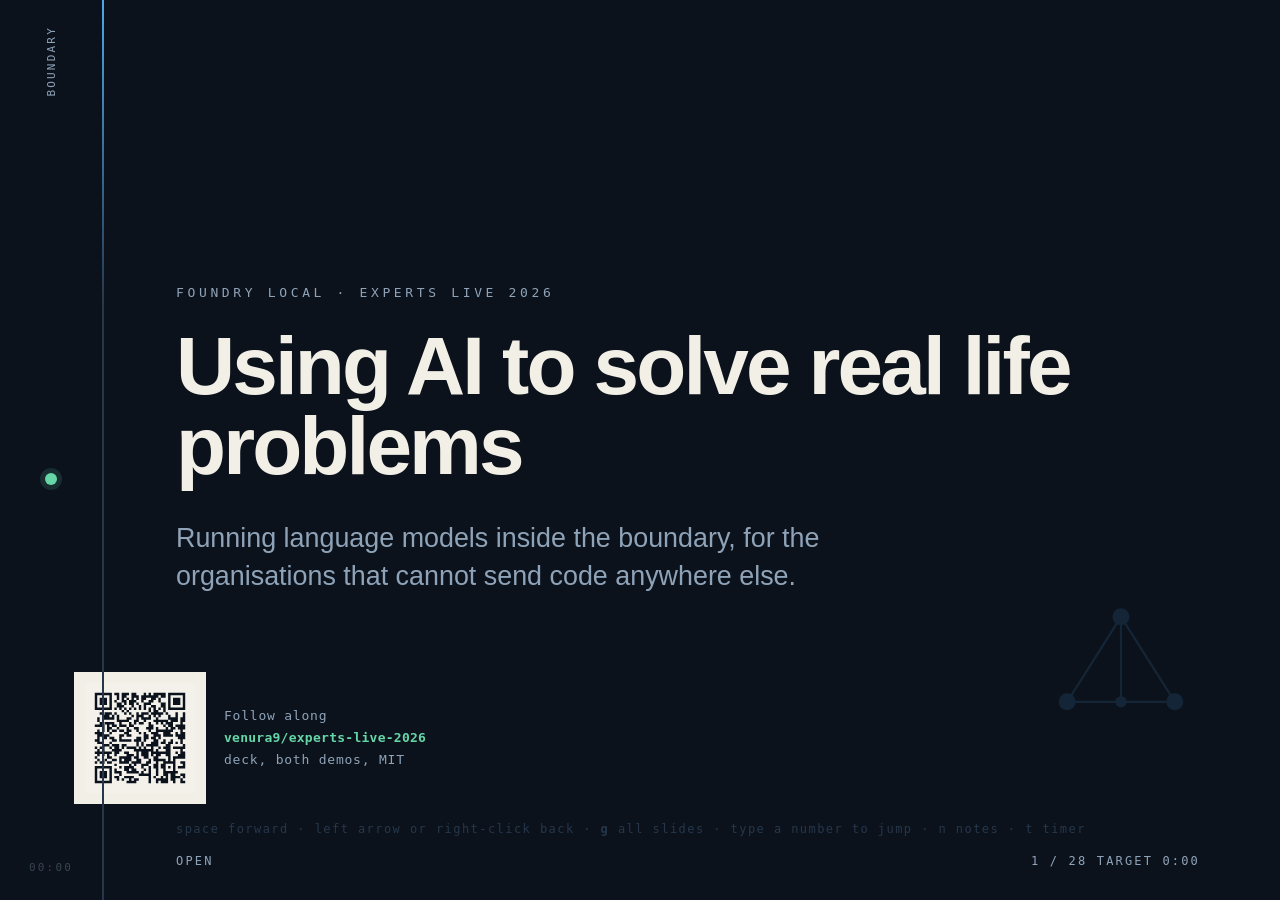
<file: deck.html>
<!DOCTYPE html>
<html lang="en">
<head>
<meta charset="utf-8">
<meta name="viewport" content="width=device-width, initial-scale=1">
<title>Foundry Local: using AI to solve real life problems</title>
<style>
/* Offline-safe by design: no web fonts, no CDN, no network.
   A deck about local inference should not need the venue wifi. */
:root{
  --ink:#0B121C; --panel:#131E2C; --line:#26374B;
  --paper:#F2EFE7; --dim:#8FA3B8;
  --clear:#66D6A6; --signal:#F0A536; --stop:#E8654B;
  --azure:#4FA8E8;
  --rail:104px;
  --sans:ui-sans-serif,-apple-system,BlinkMacSystemFont,"Helvetica Neue",Arial,sans-serif;
  --mono:ui-monospace,"SF Mono",SFMono-Regular,Menlo,Consolas,monospace;
}
*{box-sizing:border-box;margin:0;padding:0}
html,body{height:100%;overflow:hidden;background:var(--ink);color:var(--paper);font-family:var(--sans)}

/* ---- the boundary rail: everything in this talk happens inside this line ---- */
#rail{position:fixed;left:0;top:0;bottom:0;width:var(--rail);border-right:2px solid var(--line);
  border-image:linear-gradient(180deg,var(--azure) 0%,var(--line) 34%,var(--line) 100%) 1;
  display:flex;flex-direction:column;justify-content:space-between;align-items:center;
  padding:26px 0;font-family:var(--mono);font-size:11px;letter-spacing:.2em;color:var(--dim);z-index:5}
#rail .vert{writing-mode:vertical-rl;transform:rotate(180deg);text-transform:uppercase}
#dot{width:12px;height:12px;border-radius:50%;background:var(--clear);box-shadow:0 0 0 5px rgba(102,214,166,.14)}
body.egress-blocked #dot{background:var(--signal);box-shadow:0 0 0 5px rgba(240,165,54,.16)}
#clock{font-variant-numeric:tabular-nums}
body.timer-idle #clock{opacity:.35}

/* ---- slides ---- */
.slide{position:absolute;inset:0;padding:72px 80px 92px calc(var(--rail) + 72px);
  display:none;flex-direction:column;justify-content:center}
.slide.on{display:flex}
.slide.on>*{animation:rise .34s cubic-bezier(.2,.7,.3,1) both}
.slide.on>*:nth-child(2){animation-delay:.05s}
.slide.on>*:nth-child(3){animation-delay:.1s}
.slide.on>*:nth-child(4){animation-delay:.15s}
@keyframes rise{from{opacity:0;transform:translateY(14px)}to{opacity:1;transform:none}}
@media (prefers-reduced-motion:reduce){.slide.on>*{animation:none}}

.eyebrow{font-family:var(--mono);font-size:13px;letter-spacing:.28em;text-transform:uppercase;
  color:var(--dim);margin-bottom:26px}
h1{font-size:clamp(44px,6.4vw,92px);line-height:.98;letter-spacing:-.035em;font-weight:800;max-width:20ch}
h2{font-size:clamp(32px,4.4vw,62px);line-height:1.03;letter-spacing:-.028em;font-weight:800;max-width:22ch}
.lede{font-size:clamp(19px,2.1vw,29px);line-height:1.42;max-width:46ch;color:var(--dim);margin-top:26px}
.lede strong{color:var(--paper);font-weight:600}
h1+.lede{margin-top:32px}

ul.pts{list-style:none;margin-top:34px;max-width:56ch}
ul.pts li{font-size:clamp(18px,2vw,26px);line-height:1.4;padding:14px 0 14px 30px;
  border-top:1px solid var(--line);position:relative}
ul.pts li:last-child{border-bottom:1px solid var(--line)}
ul.pts li::before{content:"";position:absolute;left:0;top:24px;width:14px;height:2px;background:var(--dim)}
ul.pts li b{font-weight:700}

table{border-collapse:collapse;margin-top:30px;font-size:clamp(14px,1.4vw,19px);width:100%;max-width:1000px}
th,td{text-align:left;padding:11px 18px 11px 0;border-bottom:1px solid var(--line);vertical-align:top}
th{font-family:var(--mono);font-size:12px;letter-spacing:.18em;text-transform:uppercase;color:var(--dim);font-weight:500}
td.yes{color:var(--clear)} td.no{color:var(--stop)} td.mono{font-family:var(--mono)}

pre{background:var(--panel);border-left:3px solid var(--line);padding:22px 26px;margin-top:28px;
  font-family:var(--mono);font-size:clamp(13px,1.35vw,19px);line-height:1.65;overflow:auto;max-width:1000px}
pre .c{color:var(--dim)} pre .k{color:var(--signal)}

.stats{display:grid;grid-template-columns:repeat(auto-fit,minmax(200px,1fr));gap:2px;margin-top:34px;max-width:1050px}
.stat{background:var(--panel);padding:26px 24px}
.stat .n{font-size:clamp(34px,4.4vw,58px);font-weight:800;letter-spacing:-.03em;line-height:1}
.stat .l{font-family:var(--mono);font-size:12px;letter-spacing:.16em;text-transform:uppercase;color:var(--dim);margin-top:12px}
.stat.hero .n{color:var(--clear)}

.invariant{border:2px solid var(--signal);padding:38px 42px;margin-top:12px;max-width:24ch}
.invariant p{font-size:clamp(30px,4vw,54px);font-weight:800;line-height:1.06;letter-spacing:-.028em}
.invariant .a{color:var(--clear)} .invariant .b{color:var(--stop)}

.live{font-family:var(--mono);font-size:clamp(16px,1.8vw,22px);letter-spacing:.3em;color:var(--signal);
  text-transform:uppercase;margin-bottom:24px}
.checklist{margin-top:30px;font-family:var(--mono);font-size:clamp(14px,1.5vw,20px);line-height:2;color:var(--dim)}
.checklist b{color:var(--paper);font-weight:600}

.whoami{display:grid;grid-template-columns:auto 1fr;gap:0 46px;align-items:start;margin-top:30px}
.whoami .mark{width:112px;height:112px;border:2px solid var(--line);display:flex;
  align-items:center;justify-content:center;font-family:var(--mono);font-weight:800;
  font-size:38px;letter-spacing:-.04em;color:var(--clear);position:relative;overflow:hidden}
/* Photo sits over the initials. If the file is missing the img removes itself
   and the initials show through, so the slide never renders a broken image. */
.whoami .mark img{position:absolute;inset:0;width:100%;height:100%;object-fit:cover;display:block}
.whoami dl{display:grid;grid-template-columns:auto 1fr;gap:0;max-width:60ch}
.whoami dt{font-family:var(--mono);font-size:12px;letter-spacing:.18em;text-transform:uppercase;
  color:var(--dim);padding:13px 30px 13px 0;border-top:1px solid var(--line);white-space:nowrap}
.whoami dd{font-size:clamp(17px,1.8vw,23px);padding:11px 0;border-top:1px solid var(--line)}
.whoami dl>*:nth-last-child(-n+2){border-bottom:1px solid var(--line)}
.disclaimer{font-family:var(--mono);font-size:13px;letter-spacing:.1em;color:var(--dim);margin-top:28px}

.slide:first-of-type::after{content:"";position:absolute;right:74px;bottom:150px;
  width:170px;height:170px;background:url("data:image/svg+xml,%3Csvg%20xmlns%3D%22http%3A//www.w3.org/2000/svg%22%20viewBox%3D%220%200%20120%20120%22%20fill%3D%22none%22%20stroke%3D%22%234FA8E8%22%20stroke-width%3D%221.5%22%3E%3Cpath%20d%3D%22M22%2086%20L60%2026%20L98%2086%22/%3E%3Cpath%20d%3D%22M22%2086%20L98%2086%22/%3E%3Cpath%20d%3D%22M60%2026%20L60%2086%22/%3E%3Ccircle%20cx%3D%2260%22%20cy%3D%2226%22%20r%3D%226%22%20fill%3D%22%234FA8E8%22%20stroke%3D%22none%22/%3E%3Ccircle%20cx%3D%2222%22%20cy%3D%2286%22%20r%3D%226%22%20fill%3D%22%234FA8E8%22%20stroke%3D%22none%22/%3E%3Ccircle%20cx%3D%2298%22%20cy%3D%2286%22%20r%3D%226%22%20fill%3D%22%234FA8E8%22%20stroke%3D%22none%22/%3E%3Ccircle%20cx%3D%2260%22%20cy%3D%2286%22%20r%3D%224%22%20fill%3D%22%234FA8E8%22%20stroke%3D%22none%22/%3E%3C/svg%3E") center/contain no-repeat;
  opacity:.13;pointer-events:none}
@media (max-width:800px){.slide:first-of-type::after{display:none}}

/* ---- overview grid ---- */
#overview{position:fixed;inset:0;background:var(--ink);z-index:20;display:none;
  padding:30px 34px 30px calc(var(--rail) + 34px);overflow-y:auto}
#overview.on{display:block}
#overview h4{font-family:var(--mono);font-size:11px;letter-spacing:.28em;text-transform:uppercase;
  color:var(--dim);font-weight:500;margin-bottom:20px}
#ogrid{display:grid;grid-template-columns:repeat(auto-fill,minmax(232px,1fr));gap:14px}
.ocard{background:var(--panel);border:1px solid var(--line);border-left-width:3px;
  padding:14px 16px 16px;cursor:pointer;text-align:left;color:inherit;font:inherit;
  display:flex;flex-direction:column;gap:9px;min-height:118px;
  transition:border-color .12s,transform .12s}
.ocard:hover{border-color:var(--dim);transform:translateY(-2px)}
.ocard:focus-visible{outline:2px solid var(--clear);outline-offset:2px}
.ocard .om{font-family:var(--mono);font-size:11px;letter-spacing:.16em;text-transform:uppercase;
  color:var(--dim);display:flex;justify-content:space-between;gap:10px}
.ocard .om b{color:var(--paper);font-weight:700;font-variant-numeric:tabular-nums}
.ocard .ot{font-size:16px;line-height:1.25;font-weight:600;letter-spacing:-.01em}
.ocard.here{border-left-color:var(--clear)}
.ocard.here .om b{color:var(--clear)}
@media (max-width:800px){#overview{padding-left:calc(var(--rail) + 18px);padding-right:18px}}

#jump{position:fixed;left:50%;top:50%;transform:translate(-50%,-50%);z-index:30;display:none;
  font-family:var(--mono);font-size:64px;font-weight:800;letter-spacing:.04em;
  background:var(--panel);border:2px solid var(--line);padding:18px 34px;
  font-variant-numeric:tabular-nums}
#jump.on{display:block}

.qrwrap{display:grid;grid-template-columns:1fr auto;gap:54px;align-items:center;margin-top:26px}
/* Solid light backing. A QR rendered straight onto the dark background is
   inverted, and plenty of Android scanners will not read it. */
.qrwrap .qr{background:var(--paper);padding:20px;width:280px;height:280px;
  display:flex;align-items:center;justify-content:center}
.qrwrap .qr img{width:100%;height:100%;display:block}
.qrwrap .qrurl{font-family:var(--mono);font-size:15px;letter-spacing:.02em;
  color:var(--clear);margin-top:14px;text-align:center}
@media (max-width:800px){.qrwrap{grid-template-columns:1fr}.qrwrap .qr{width:190px;height:190px}}

.miniqr{position:absolute;left:74px;bottom:96px;display:flex;align-items:center;gap:18px}
.miniqr .q{background:var(--paper);padding:11px;width:132px;height:132px}
.miniqr .q img{width:100%;height:100%;display:block}
.miniqr .t{font-family:var(--mono);font-size:13px;letter-spacing:.06em;line-height:1.7;color:var(--dim)}
.miniqr .t b{display:block;color:var(--clear);font-weight:700;letter-spacing:.02em}
@media (max-width:800px){.miniqr{display:none}}

/* ---- footer readout ---- */
#foot{position:fixed;left:calc(var(--rail) + 72px);right:80px;bottom:32px;display:flex;
  justify-content:space-between;align-items:baseline;font-family:var(--mono);font-size:12px;
  letter-spacing:.18em;text-transform:uppercase;color:var(--dim);z-index:5}
#bar{position:fixed;left:var(--rail);bottom:0;height:3px;background:var(--paper);width:0;
  transition:width .3s ease;z-index:6}
#notes{position:fixed;right:0;top:0;bottom:0;width:390px;background:var(--panel);
  border-left:2px solid var(--line);padding:30px 28px;overflow:auto;display:none;z-index:7;
  font-size:15px;line-height:1.6;color:var(--dim)}
#notes.on{display:block}
#notes h4{font-family:var(--mono);font-size:11px;letter-spacing:.22em;text-transform:uppercase;
  color:var(--paper);margin-bottom:14px}
#help{position:fixed;left:calc(var(--rail) + 72px);bottom:64px;font-family:var(--mono);font-size:12px;
  color:var(--line);letter-spacing:.12em}
@media (max-width:800px){:root{--rail:56px}.slide{padding:44px 28px 80px calc(var(--rail) + 28px)}
  #foot{left:calc(var(--rail) + 28px);right:28px}#notes{width:100%}}
</style>
</head>
<body>

<div id="rail">
  <span class="vert">Boundary</span>
  <div id="dot" title="egress state"></div>
  <span id="clock">00:00</span>
</div>

<div id="deck">

<section class="slide" data-t="0:00" data-seg="Open" data-notes="Name, role, the community. POINT AT THE QR before you start and say it out loud: everything is already up there, clone it now if you want to follow along. This slide is on screen while the room fills, so it is the earliest and best chance they get. Then the promise: by the end you will have seen a model review production code and stop a running system, both on hardware you control. Do not oversell.">
  <div class="eyebrow">Foundry Local &middot; Experts Live 2026</div>
  <h1>Using AI to solve real life problems</h1>
  <p class="lede">Running language models inside the boundary, for the organisations that cannot send code anywhere else.</p>
  <div class="miniqr">
    <div class="q"><img src="[data-uri]" alt="QR to github.com/venura9/experts-live-2026"></div>
    <div class="t">Follow along<b>venura9/experts-live-2026</b>deck, both demos, MIT</div>
  </div>
</section>

<section class="slide" data-t="0:01" data-seg="Who" data-notes="Twenty seconds, not two minutes. Your standing to give this talk is that your teams ship this for clients who cannot send code to a cloud AI service. Say that, not the job title. You help run this event, so a chunk of the room already knows you. Acknowledge that in one line rather than introducing yourself as a stranger. The Also row is the one people remember, so land it lightly and move on, do not tell the story. Say the disclaimer out loud too, do not just leave it on the slide, because you are about to describe client environments.">
  <div class="eyebrow">Who</div>
  <h2>Venura Athukorala</h2>
  <div class="whoami">
    <div class="mark"><img src="[data-uri]" alt="" onerror="this.remove()">VA</div>
    <dl>
      <dt>Day job</dt><dd>Engineering Director, PwC Australia, Melbourne</dd>
      <dt>I work on</dt><dd>Engineering, Cloud, AI</dd>
      <dt>Community</dt><dd>Founder, Azure Builders Melbourne &nbsp;&middot;&nbsp; Lead organiser, Experts Live</dd>
      <dt>Also</dt><dd>Dad. Part-time artist manager.</dd>
      <dt>Find me</dt><dd class="mono">venura9 &nbsp;&middot;&nbsp; github.com/venura9 &nbsp;&middot;&nbsp; venura9.dev</dd>
    </dl>
  </div>
  <p class="disclaimer">Applied common sense in the cloud. Views are my own, not my employer's.</p>
</section>

<section class="slide" data-t="0:01" data-seg="Problem" data-notes="Ask for hands: who works somewhere that blocks cloud LLM endpoints outright? In a big-4 or bank crowd it is most of the room. That show of hands is your permission to go deep.">
  <div class="eyebrow">The gap</div>
  <h2>Everyone has an AI mandate. Some people have a DLP policy.</h2>
  <ul class="pts">
    <li><b>Banks and insurers.</b> Source code is the control environment. It does not leave.</li>
    <li><b>Government and defence.</b> Egress is blocked at the subnet, not the policy doc.</li>
    <li><b>Consulting.</b> Their code, their environment, their contract.</li>
  </ul>
</section>

<section class="slide" data-t="0:03" data-seg="Problem" data-notes="The honest version: most teams in this position are not choosing between a good model and a great one. They are choosing between a small model and nothing. That reframe is the whole talk.">
  <h2>The real choice is not small model versus frontier model.</h2>
  <p class="lede">It is <strong>small model</strong> versus <strong>nothing at all</strong>, because nothing else clears the review board this year.</p>
</section>

<section class="slide" data-t="0:05" data-seg="What it is" data-notes="Keep this to 90 seconds. ONNX Runtime underneath, picks the execution provider for the hardware, curated catalog, optional OpenAI-compatible server. Do not read the slide.">
  <div class="eyebrow">Definition</div>
  <h2>An on-device inference runtime with an OpenAI-shaped door.</h2>
  <ul class="pts">
    <li>ONNX Runtime underneath, picking NPU, GPU or CPU for the machine it lands on</li>
    <li>A curated catalog: Phi, Qwen, Mistral, DeepSeek, GPT OSS, Whisper for audio</li>
    <li>Native SDKs for C#, JavaScript, Python and Rust, plus an optional local web server</li>
    <li>No API key, no per-token cost, no Azure subscription, no inbound network</li>
  </ul>
</section>

<section class="slide" data-t="0:07" data-seg="What it is" data-notes="These are the citable numbers. The 20 MB is the one people react to, because it kills the 'we cannot ship that to endpoints' objection before it is raised. GA date matters to the risk-averse: this is not a preview any more.">
  <div class="eyebrow">Numbers</div>
  <h2>What you are actually installing</h2>
  <div class="stats">
    <div class="stat hero"><div class="n">~20 MB</div><div class="l">Runtime package</div></div>
    <div class="stat"><div class="n">3</div><div class="l">Supported platforms</div></div>
    <div class="stat"><div class="n">4</div><div class="l">Native SDKs</div></div>
    <div class="stat"><div class="n">Apr 2026</div><div class="l">Generally available</div></div>
    <div class="stat"><div class="n">$0.00</div><div class="l">Cost per call</div></div>
    <div class="stat hero"><div class="n">0</div><div class="l">Bytes of code sent out</div></div>
  </div>
</section>

<section class="slide" data-t="0:08" data-seg="Platforms" data-notes="Correct the record if anyone read the old docs: Linux x64 arrived at GA. Also say the server caveat out loud before someone asks it as a gotcha. Do not promise ARM Linux, so no Raspberry Pi claims.">
  <div class="eyebrow">Platforms</div>
  <h2>Where it runs</h2>
  <table>
    <tr><th>Platform</th><th>Supported</th><th>Acceleration</th></tr>
    <tr><td>Windows 10/11, Server 2025</td><td class="yes">Yes</td><td>WinML, DirectML, QNN, OpenVINO</td></tr>
    <tr><td>macOS, Apple Silicon</td><td class="yes">Yes</td><td>Metal via CoreML</td></tr>
    <tr><td>Linux x64</td><td class="yes">Yes, since GA</td><td>CPU and CUDA</td></tr>
    <tr><td>Linux ARM64</td><td class="yes">Yes</td><td>CPU only</td></tr>
    <tr><td>macOS Intel</td><td class="no">No</td><td>Apple Silicon only</td></tr>
    <tr><td>iOS, Android</td><td class="no">Not the runtime</td><td>Reach a host over the network</td></tr>
  </table>
  <p class="lede">Not a multi-user serving stack. One device, one user at a time. Scale by adding agents, not by adding load.</p>
</section>

<section class="slide" data-t="0:10" data-seg="Install" data-notes="Type these live if the room is small, show the slide if it is large. The point to land: two commands, then you are offline forever. Note the port is not always 5273, read it from service status.">
  <div class="eyebrow">Install</div>
  <h2>Two commands, then you never need the network again</h2>
  <pre><span class="c"># macOS</span>
brew tap microsoft/foundrylocal
brew install foundrylocal

<span class="c"># Linux x64: grab the release asset, then</span>
sudo install -m755 foundry /usr/local/bin/foundry

foundry model download phi-4-mini
foundry service status        <span class="c"># read the PORT from here</span>
curl http://localhost:$PORT/v1/models</pre>
  <div class="miniqr">
    <div class="q"><img src="[data-uri]" alt="QR to github.com/venura9/experts-live-2026"></div>
    <div class="t">Everything, ready to clone<b>venura9/experts-live-2026</b>demo 2 runs with --mock, no install</div>
  </div>
</section>

<section class="slide" data-t="0:12" data-seg="Install" data-notes="This is the migration argument in one slide. Change one environment variable and the same code talks to Azure AI Foundry. Show it live if the clock allows: export FOUNDRY_URL and rerun.">
  <div class="eyebrow">Portability</div>
  <h2>The endpoint is the abstraction</h2>
  <pre>POST /v1/chat/completions
{ "model": "...", "temperature": 0, "messages": [...] }

<span class="c"># on the agent, inside the boundary</span>
FOUNDRY_URL=http://localhost:5273/v1

<span class="c"># same code, cloud, when the data is allowed to travel</span>
FOUNDRY_URL=https://&lt;your-resource&gt;.services.ai.azure.com/...</pre>
  <p class="lede">One variable. Everything else in both demos is unchanged.</p>
</section>

<section class="slide" data-t="0:13" data-seg="Demo 1" data-notes="Transition line: enough slides, let's put it in a pipeline.">
  <div class="live">Demo one</div>
  <h1>A pull request reviewed by a model that never saw the internet</h1>
  <p class="lede">Azure DevOps, MuleSoft code, inference on the build agent.</p>
</section>

<section class="slide" data-t="0:14" data-seg="Demo 1" data-notes="Walk the arrows. The only two network calls are localhost and Azure DevOps. Nothing goes to a model vendor. Say the phrase: the diff never leaves the machine.">
  <div class="eyebrow">Architecture</div>
  <h2>Two network calls, neither to a model vendor</h2>
  <pre>PR opened
  <span class="k">-&gt;</span> branch policy queues build validation
  <span class="k">-&gt;</span> agent: <span class="k">local-ai</span> pool <span class="c">or</span> <span class="k">ubuntu-latest</span>
       <span class="k">-&gt;</span> git diff, filtered by review-paths.txt
       <span class="k">-&gt;</span> 127.0.0.1:5273   <span class="c">inference, on this machine</span>
       <span class="k">-&gt;</span> dev.azure.com    <span class="c">comment threads only</span>
  <span class="k">-&gt;</span> blocker found, build fails, merge blocked</pre>
</section>

<section class="slide" data-t="0:15" data-seg="Demo 1" data-notes="Give the room the scorecard BEFORE you run it. Ask them to eyeball the diff and keep score. This turns a passive demo into a game and buys you the inference time. Say the important bit out loud: none of these are commented in the source. Each one is detectable only because it contradicts something the same codebase does correctly. Number four is the hard one, the model has to read the transform below the logger to know the payload carries PII.">
  <div class="eyebrow">Keep score</div>
  <h2>Five defects. Nothing in the code says which.</h2>
  <table>
    <tr><th>#</th><th>Defect</th><th>What gives it away</th><th>Expected</th></tr>
    <tr><td class="mono">1</td><td>Literal DB password</td><td>every other value in that config comes from properties</td><td class="no">blocker</td></tr>
    <tr><td class="mono">2</td><td>Listener on plain HTTP</td><td>the downstream config in the same file uses TLS</td><td class="no">blocker</td></tr>
    <tr><td class="mono">3</td><td>Flow with no error handler</td><td>the two flows either side of it have one</td><td>major</td></tr>
    <tr><td class="mono">4</td><td>Logs the whole payload</td><td>the transform below shows email, phone, DOB, TFN</td><td class="no">blocker</td></tr>
    <tr><td class="mono">5</td><td>SNAPSHOT dependency</td><td>sits among pinned versions in a released artifact</td><td>major</td></tr>
  </table>
</section>

<section class="slide" data-t="0:16" data-seg="Demo 1 LIVE" data-notes="RUN IT. Two parts, in this order. PART ONE, on your laptop: aeroplane mode ON before you start, then run ai_review_sdk.py --dry-run against the seeded branch. Findings print with no network at all. That is the proof that the inference is local, and it is airtight because there is no network to argue about. PART TWO, wifi back on: the same review running inside the pipeline, posting threads, failing the build. Do NOT kill the wifi during the pipeline run. The agent long-polls dev.azure.com and dropping that connection can fail the job.">
  <div class="live">Live</div>
  <h1>Prove it local, then prove it fits.</h1>
  <div class="checklist">
    <b>1.</b> the diff, reviewed by the room first<br>
    <b>2.</b> <b>aeroplane mode on</b>, then <span class="mono">ai_review_sdk.py --dry-run</span> on this laptop<br>
    <b>3.</b> findings print with no network at all<br>
    <b>4.</b> wifi back on, same review inside the pipeline<br>
    <b>5.</b> threads posted, blocker found, build fails, merge blocked
  </div>
</section>


<section class="slide" data-t="0:19" data-seg="Demo 1" data-notes="Ten seconds on the left, ten on the right. The point is that the same review runs both ways. Use the SDK in an app you ship. Use raw HTTP in a pipeline that is not allowed to pip install at runtime. Both are in the repo, both produce identical findings.">
  <div class="eyebrow">Same review, two ways to call it</div>
  <h2>Pick the one your environment allows</h2>
  <pre><span class="c"># ai_review_sdk.py     pip install foundry-local-sdk openai</span>
manager = <span class="k">FoundryLocalManager</span>(<span class="k">"phi-4-mini"</span>)
client  = openai.OpenAI(base_url=manager.endpoint, api_key=<span class="k">"none"</span>)
model   = manager.get_model_id()

<span class="c"># ai_review.py         standard library only</span>
urllib.request.<span class="k">Request</span>(FOUNDRY_URL + <span class="k">"/chat/completions"</span>, ...)</pre>
  <ul class="pts">
    <li><b>SDK.</b> Starts the service, picks the variant for your hardware, downloads, loads, hands you the endpoint. No env vars</li>
    <li><b>Stdlib.</b> Nothing to install on a locked-down agent. You manage the service and read the port yourself</li>
  </ul>
</section>

<section class="slide" data-t="0:28" data-seg="Demo 1" data-notes="This is the slide that turns a demo into something they can take to their own architecture board. Spend two minutes here. The egress-blocked subnet point is the one that convinces security people.">
  <div class="eyebrow">Making it real</div>
  <h2>What changes when this is not a laptop</h2>
  <ul class="pts">
    <li><b>Agent placement.</b> One pool per security zone, on infrastructure that already holds the code</li>
    <li><b>Model supply chain.</b> Download at image build, pin the exact ID, no runtime downloads. The agent subnet can then block egress entirely</li>
    <li><b>Determinism.</b> Temperature zero, prompt versioned in the repo, findings schema-validated. Review behaviour is reproducible and auditable</li>
    <li><b>Scope.</b> A path filter, not the whole repo. Predictable runtime, predictable cost of attention</li>
    <li><b>Human in the loop.</b> The model opens threads. It never approves. Branch policy still requires people</li>
  </ul>
</section>


<section class="slide" data-t="0:30" data-seg="Demo 1" data-notes="This is the slide that gets the project approved, and it is a service argument not a demo argument. Most people in this room cannot get a new AI vendor through procurement inside a year. Point out that the same repo, same script, same model runs both ways. Then land the line: this adds no new third party to your supply chain. Do not say the code never leaves your machine while pointing at the hosted column, because it is not true there and someone will call it.">
  <div class="eyebrow">Two ways to run it</div>
  <h2>Pick the restriction you actually have</h2>
  <table>
    <tr><th></th><th>Self-hosted agent</th><th>Microsoft-hosted agent</th></tr>
    <tr><td>Answers</td><td>Code cannot leave our network</td><td>Cannot get another AI vendor approved</td></tr>
    <tr><td>New vendor to approve</td><td class="yes">None</td><td class="yes">None</td></tr>
    <tr><td>New data processor</td><td class="yes">None</td><td class="yes">None</td></tr>
    <tr><td>New egress destination</td><td class="yes">None</td><td class="yes">None</td></tr>
    <tr><td>Per-token cost</td><td class="yes">$0</td><td class="yes">$0</td></tr>
    <tr><td>Code stays on your network</td><td class="yes">Yes</td><td class="no">No, it is already in their cloud</td></tr>
  </table>
  <p class="lede">The claim that survives both columns: <strong>this adds no new third party to your supply chain.</strong></p>
</section>

<section class="slide" data-t="0:31" data-seg="Demo 1" data-notes="Ten seconds. Just show that the constraints are real and the pipeline handles them. If someone asks about performance later, this is the slide to come back to. Say the caching point out loud, it is the difference between a demo that works and one that times out.">
  <div class="eyebrow">If you go hosted</div>
  <h2>What a hosted agent gives you</h2>
  <table>
    <tr><th>Resource</th><th>Microsoft-hosted</th></tr>
    <tr><td>CPU</td><td class="mono">2 cores, no GPU, no NPU</td></tr>
    <tr><td>RAM</td><td class="mono">7 GB, 6 GB usable on Linux</td></tr>
    <tr><td>Disk</td><td class="mono">14 GB, ~10 GB free</td></tr>
    <tr><td>Job timeout</td><td class="mono">60 min private, 360 min public</td></tr>
    <tr><td>Lifetime</td><td class="mono">fresh VM, discarded after the job</td></tr>
  </table>
  <ul class="pts">
    <li><b>Cache the model.</b> Fresh VM every run means it re-downloads unless you cache it. That is minutes off a 60-minute budget</li>
    <li><b>Go small.</b> Two cores. A sub-1B model, not a 4B one, until you have measured it</li>
  </ul>
</section>

<section class="slide" data-t="0:33" data-seg="Bridge" data-notes="Land this hard. It is the hinge between the two demos. Everyone builds the happy path. The question that gets you through an architecture review is the other one.">
  <h2>Everyone asks whether the model is good enough. Wrong question.</h2>
  <p class="lede">Ask what happens when it is <strong>wrong</strong>. Design for that answer and a 3.8 billion parameter model is enough.</p>
</section>

<section class="slide" data-t="0:35" data-seg="Demo 2" data-notes="Frame this BEFORE mentioning crypto. If you lead with the trading bot the room files it under hobby project. Lead with the pattern: an SLM with authority to stop and no authority to start.">
  <div class="live">Demo two</div>
  <h1>Authority to stop. No authority to start.</h1>
  <p class="lede">Demo one was about placement. This one is about what you let a small model decide.</p>
</section>

<section class="slide" data-t="0:36" data-seg="Demo 2" data-notes="Say the invariant out loud, twice. Then say: this is not a policy in a document, it is a property of the code. There is no function anywhere in the project that turns model output into an order.">
  <div class="eyebrow">The invariant</div>
  <div class="invariant">
    <p>The model can <span class="b">stop</span> trading.<br>The model can never <span class="a">start</span> trading.</p>
  </div>
  <p class="lede">Not a policy in a document. A property of the code: no path exists from model output to an order.</p>
</section>

<section class="slide" data-t="0:37" data-seg="Demo 2" data-notes="Four ways to be blocked, one way to proceed. Point out what is missing from the list: there is no code path where the model causes a trade. Absence of objection is not authority.">
  <div class="eyebrow">bot/gate.py</div>
  <h2>Four ways to be blocked. No way to be authorised.</h2>
  <table>
    <tr><th>Condition</th><th>Result</th></tr>
    <tr><td class="mono">no signal on file</td><td class="no">BLOCKED</td></tr>
    <tr><td class="mono">signal older than max_age</td><td class="no">BLOCKED</td></tr>
    <tr><td class="mono">model says halt</td><td class="no">BLOCKED</td></tr>
    <tr><td class="mono">confidence below the floor</td><td class="no">BLOCKED</td></tr>
    <tr><td class="mono">strategy wanted an order, gate did not object</td><td class="yes">proceeds</td></tr>
  </table>
</section>

<section class="slide" data-t="0:38" data-seg="Demo 2 LIVE" data-notes="RUN IT. Beats: (1) dashboard green, orders flowing. (2) paste the incident announcement, model halts it, dashboard goes red. (3) show the ledger, append-only and fsynced. (4) kill the model process entirely, dashboard goes red with NO_SIGNAL, not green. That fourth beat is the one they remember.">
  <div class="live">Live</div>
  <h1>Now break it.</h1>
  <div class="checklist">
    <b>1.</b> routine notice, gate clear, orders flowing<br>
    <b>2.</b> incident announcement, model halts, dashboard red<br>
    <b>3.</b> the ledger, append-only and fsynced<br>
    <b>4.</b> <b>kill the model process</b>, it fails closed, not open
  </div>
</section>

<section class="slide" data-t="0:44" data-seg="Demo 2" data-notes="Make the abstraction explicit now that they have seen it work. These three land in any enterprise room. The trading bot was just the thing you happened to build it on.">
  <div class="eyebrow">Generalising</div>
  <h2>Nothing here is about crypto</h2>
  <ul class="pts">
    <li><b>Payments.</b> A model reads incident feeds and puts a hold on batch settlement. It cannot release one</li>
    <li><b>Platform.</b> A model reads telemetry and freezes deployments. It cannot approve one</li>
    <li><b>Operations.</b> A model reads vendor status pages and pauses a nightly job. A human restarts it</li>
  </ul>
  <p class="lede">Same shape every time: <strong>the model holds the brake, never the accelerator.</strong></p>
</section>

<section class="slide" data-t="0:46" data-seg="Honesty" data-notes="Never end a vendor-adjacent talk without this slide. It buys back all your credibility and pre-empts the hostile question. Say the server one clearly, it is the most common misuse.">
  <div class="eyebrow">Where this does not fit</div>
  <h2>What I would not use it for</h2>
  <ul class="pts">
    <li>Serving many concurrent users. It is a device runtime, not vLLM or Triton</li>
    <li>Anything needing frontier reasoning. Narrow tasks with schemas, not open-ended judgement</li>
    <li>Unsupervised authority to act. Every demo here has a human or a hard gate downstream</li>
    <li>Model choice beyond the curated catalog. That constraint is deliberate and it is still a constraint</li>
  </ul>
</section>


<section class="slide" data-t="0:47" data-seg="Tokenomics" data-notes="This is the slide that makes the talk land with anyone who signs budgets. The numbers are simple: frontier output tokens cost 10 to 25 dollars per million. A local SLM costs zero per token, just the hardware you already own. Most agent loops are 80 percent narrow tasks. Route those locally and you cut your API bill without cutting capability. Do not oversell it. The frontier model is still there for the hard turns. This is a routing decision, not a replacement. Tie it back to what they just saw: Demo 1 is classification, Demo 2 is classification. Both are the kind of narrow, high-volume, schema-constrained work that belongs on the cheap lane.">
  <div class="eyebrow">Tokenomics</div>
  <h2>Not every token needs a frontier model</h2>
  <table>
    <tr><th>Where</th><th>Input / 1M tokens</th><th>Output / 1M tokens</th></tr>
    <tr><td>Frontier API (Opus-class)</td><td class="mono">$5.00</td><td class="mono">$25.00</td></tr>
    <tr><td>Mid-tier API (Sonnet-class)</td><td class="mono">$3.00</td><td class="mono">$15.00</td></tr>
    <tr><td>Local SLM (Foundry Local)</td><td class="mono">$0</td><td class="mono">$0</td></tr>
  </table>
  <ul class="pts">
    <li><b>The pattern.</b> A frontier model plans. A local SLM executes the narrow, repetitive steps: classification, extraction, validation, formatting. 80% of agent steps, close to zero marginal cost</li>
    <li><b>Both demos are this pattern.</b> PR review is classification against a schema. Risk sentinel is classification against a threshold. Neither needs frontier reasoning, both need to run thousands of times</li>
    <li><b>The escalation path.</b> When the local model is uncertain or the task is novel, route to the cloud. Foundry Local and Azure AI Foundry share an API shape, so the routing code is an if-statement, not a rewrite</li>
  </ul>
</section>

<section class="slide" data-t="0:49" data-seg="Wrap" data-notes="One slide, ten seconds each row, then stop talking and take questions. The second row is the one most of this room is actually living with, so give it a beat longer than the others.">
  <div class="eyebrow">Decision framework</div>
  <h2>Which restriction do you have</h2>
  <table>
    <tr><th>If</th><th>Then</th></tr>
    <tr><td>Code cannot leave our network</td><td class="mono">Foundry Local, self-hosted agent</td></tr>
    <tr><td>Cannot get another AI vendor approved</td><td class="mono">Foundry Local, hosted agent is fine</td></tr>
    <tr><td>Data can leave but must stay in tenant</td><td class="mono">Azure AI Foundry</td></tr>
    <tr><td>Many users, one model, high throughput</td><td class="mono">a real serving stack</td></tr>
    <tr><td>You are not sure yet</td><td class="mono">start local, the endpoint shape ports either way</td></tr>
  </table>
</section>

<section class="slide" data-t="0:50" data-seg="Wrap" data-notes="Both demos are in the repo, working, stdlib only. Give the URL twice and leave this slide up through Q&A.">
  <div class="eyebrow">Everything shown today</div>
  <h2>Take it and run it</h2>
  <div class="qrwrap">
    <ul class="pts">
      <li><b>Everything from this talk</b> both demos, the deck, the theme, MIT licensed</li>
      <li><b>Foundry Local docs</b> aka.ms/foundry-local-docs</li>
      <li><b>Microsoft repo and samples</b> github.com/microsoft/Foundry-Local</li>
      <li><b>Hands-on lab</b> github.com/Microsoft-foundry/foundry-local-lab</li>
    </ul>
    <div>
      <div class="qr"><img src="[data-uri]" alt="QR code to github.com/venura9/experts-live-2026"></div>
      <div class="qrurl">venura9/experts-live-2026</div>
    </div>
  </div>
</section>

<section class="slide" data-t="0:51" data-seg="Wrap" data-notes="Thanks. Azure Builders Melbourne plug. Then questions.">
  <div class="eyebrow">Thank you</div>
  <h1>Applied common sense in the cloud.</h1>
  <p class="lede">Questions. And if you run one of these inside a bank, I want to hear how it went.</p>
</section>

</div>

<div id="foot"><span id="seg">Open</span><span id="pos">1 / 23</span></div>
<div id="bar"></div>
<div id="notes"><h4>Speaker notes</h4><p id="ntext"></p></div>
<div id="help">space forward &middot; left arrow or right-click back &middot; <b>g</b> all slides &middot; type a number to jump &middot; n notes &middot; t timer</div>

<script>
const slides = [...document.querySelectorAll('.slide')];
let i = 0, started = null, notesOn = false, overviewOn = false, jumpBuf = '';

function show(n){
  i = Math.max(0, Math.min(slides.length - 1, n));
  // The timer used to be manual, so it sat at 00:00 unless you remembered to
  // press t. You will not remember. It now starts itself when you advance off
  // the title slide; t still stops and resets it.
  if(i > 0 && !started) started = Date.now();
  document.body.classList.toggle('timer-idle', !started);
  slides.forEach((s, k) => s.classList.toggle('on', k === i));
  const s = slides[i];
  document.getElementById('seg').textContent = s.dataset.seg || '';
  document.getElementById('pos').textContent = (i + 1) + ' / ' + slides.length + '   target ' + (s.dataset.t || '');
  document.getElementById('bar').style.width =
    ((i / (slides.length - 1)) * (window.innerWidth - 104)) + 'px';
  document.getElementById('ntext').textContent = s.dataset.notes || 'No notes.';
  document.getElementById('help').style.display = i === 0 ? 'block' : 'none';
  markOverview();
  syncHash(i + 1);
}

function buildOverview(){
  const grid = document.getElementById('ogrid');
  if(!grid || grid.childElementCount) return;
  slides.forEach((s, k) => {
    const h = s.querySelector('h1, h2, .invariant p');
    const card = document.createElement('button');
    card.className = 'ocard';
    card.innerHTML =
      '<span class="om"><b>' + String(k + 1).padStart(2, '0') + '</b>' +
      '<span>' + (s.dataset.seg || '') + '</span>' +
      '<span>' + (s.dataset.t || '') + '</span></span>' +
      '<span class="ot"></span>';
    card.querySelector('.ot').textContent =
      (h ? h.textContent : '').replace(/\s+/g, ' ').trim().slice(0, 90) || 'Untitled';
    card.addEventListener('click', ev => { ev.stopPropagation(); show(k); toggleOverview(false); });
    grid.appendChild(card);
  });
}
function markOverview(){
  const grid = document.getElementById('ogrid');
  if(!grid) return;
  [...grid.children].forEach((c, k) => c.classList.toggle('here', k === i));
  if(overviewOn && grid.children[i]) grid.children[i].scrollIntoView({block:'nearest'});
}
function toggleOverview(next){
  const ov = document.getElementById('overview');
  if(!ov) return;
  buildOverview();
  overviewOn = next === undefined ? !overviewOn : next;
  ov.classList.toggle('on', overviewOn);
  markOverview();
}

// Sandboxed iframes (about:srcdoc) and some file:// contexts refuse
// history.replaceState with a SecurityError. The deck does not need the URL to
// work, so try once, and if the environment says no, stop asking. Without this
// guard it throws on every single slide change and floods the console.
let hashOk = true;
function syncHash(n){
  if(!hashOk) return;
  try { history.replaceState(null, '', '#' + n); }
  catch(e){ hashOk = false; }
}

// Browser back/forward and manual hash edits both land here.
addEventListener('hashchange', () => {
  if(!hashOk) return;
  const n = parseInt(location.hash.slice(1) || '1') - 1;
  if(n !== i) show(n);
});

function tick(){
  if(!started) return;
  document.body.classList.remove('timer-idle');
  const d = Math.floor((Date.now() - started) / 1000);
  document.getElementById('clock').textContent =
    String(Math.floor(d / 60)).padStart(2, '0') + ':' + String(d % 60).padStart(2, '0');
}
setInterval(tick, 500);

function showJump(){
  const j = document.getElementById('jump');
  if(!j) return;
  j.textContent = jumpBuf;
  j.classList.toggle('on', jumpBuf.length > 0);
}

addEventListener('keydown', e => {
  if(/^[0-9]$/.test(e.key)){ jumpBuf += e.key; showJump(); e.preventDefault(); return; }
  if(e.key === 'Enter' && jumpBuf){ show(parseInt(jumpBuf) - 1); jumpBuf = ''; showJump(); toggleOverview(false); e.preventDefault(); return; }
  if(jumpBuf && (e.key === 'Escape' || e.key === 'Backspace')){ jumpBuf = ''; showJump(); e.preventDefault(); return; }

  if(e.key === 'g'){ toggleOverview(); e.preventDefault(); return; }
  if(e.key === 'Escape'){ toggleOverview(false); e.preventDefault(); return; }

  if(['ArrowRight','ArrowDown',' ','PageDown'].includes(e.key)) { show(i + 1); e.preventDefault(); }
  else if(['ArrowLeft','ArrowUp','PageUp','Backspace','p'].includes(e.key)) { show(i - 1); e.preventDefault(); }
  else if(e.key === 'Home') { show(0); e.preventDefault(); }
  else if(e.key === 'End') { show(slides.length - 1); e.preventDefault(); }
  else if(e.key === 'n'){ notesOn = !notesOn; document.getElementById('notes').classList.toggle('on', notesOn); }
  else if(e.key === 't'){
    started = started ? null : Date.now();
    document.body.classList.toggle('timer-idle', !started);
    if(!started) document.getElementById('clock').textContent = '00:00';
  }
  else if(e.key === 'b'){ document.body.classList.toggle('egress-blocked'); }
});
// Left quarter of the screen goes back, the rest advances. Shift-click also
// goes back, for presenters who click near the middle.
addEventListener('click', e => {
  if(e.target.closest('#notes') || e.target.closest('#overview') || overviewOn) return;
  const back = e.shiftKey || e.clientX < window.innerWidth * 0.25;
  show(back ? i - 1 : i + 1);
});
addEventListener('contextmenu', e => { e.preventDefault(); if(!overviewOn) show(i - 1); });
addEventListener('resize', () => show(i));
let start = 1;
try { start = parseInt(location.hash.slice(1) || '1') || 1; } catch(e){}
show(start - 1);
</script>
</body>
</html>
</file>
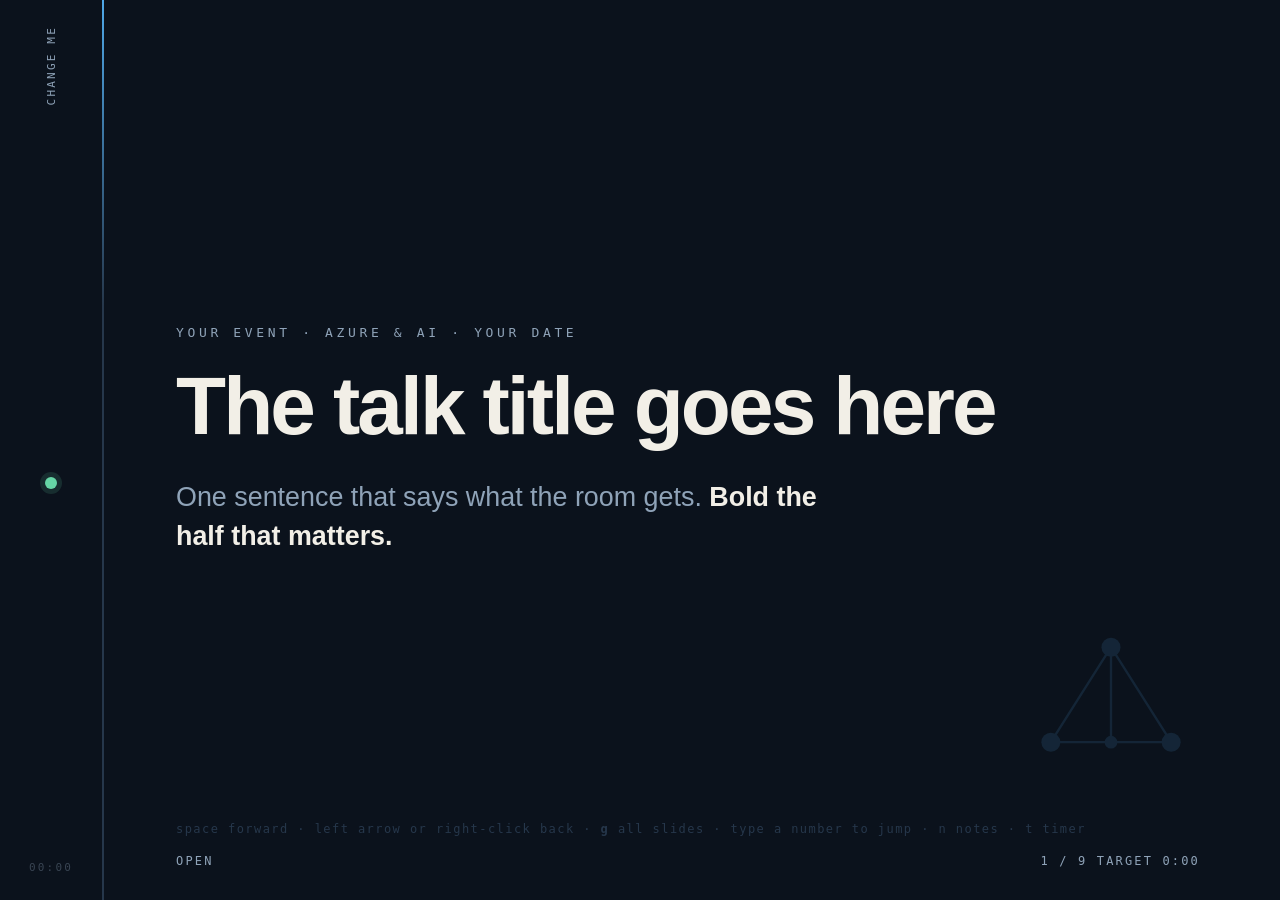
<file: theme/TEMPLATE.html>
<!DOCTYPE html>
<html lang="en">
<head>
<meta charset="utf-8">
<meta name="viewport" content="width=device-width, initial-scale=1">
<title>CHANGE ME</title>

<!-- Two files, no network. Copy the theme/ folder next to this file.
     If you want one portable file to email or drop on a USB stick,
     paste theme.css inside <style> and deck.js inside <script>. -->
<link rel="stylesheet" href="theme.css">
</head>
<body>

<!-- ============ LEFT RAIL. Same on every deck. Edit the two labels. ============ -->
<div id="rail">
  <span class="vert">CHANGE ME</span>
  <span id="dot"></span>
  <span id="clock">00:00</span>
</div>

<!-- ============ SLIDES ============
     Every <section class="slide"> is one slide, in order.
       data-t     target time, shows bottom right so you know if you are behind
       data-seg   segment name, shows bottom left
       data-notes speaker notes, press n
     ============================================================ -->

<!-- TITLE -->
<section class="slide" data-t="0:00" data-seg="Open" data-notes="Replace this slide first. Say the one-line version of the talk out loud before the title lands, so the room knows what they are here for.">
  <div class="eyebrow">Your event &middot; Azure &amp; AI &middot; your date</div>
  <h1>The talk title goes here</h1>
  <p class="lede">One sentence that says what the room gets. <strong>Bold the half that matters.</strong></p>
</section>

<!-- WHO AM I. Keep it to twenty seconds. -->
<section class="slide" data-t="0:01" data-seg="Who" data-notes="Twenty seconds. The line that earns its place is the one giving you standing on this subject, not the job title.">
  <div class="eyebrow">Who</div>
  <h2>Venura Athukorala</h2>
  <div class="whoami">
    <div class="mark"><img src="me.jpg" alt="" onerror="this.remove()">VA</div>
    <dl>
      <dt>Day job</dt><dd>Engineering Director, PwC Australia, Melbourne</dd>
      <dt>I work on</dt><dd>Engineering, Cloud, AI</dd>
      <dt>Community</dt><dd>Founder, Azure Builders Melbourne &nbsp;&middot;&nbsp; Lead organiser, Experts Live</dd>
      <dt>Also</dt><dd>Dad. Part-time artist manager.</dd>
      <dt>Find me</dt><dd class="mono">venura9 &nbsp;&middot;&nbsp; github.com/venura9 &nbsp;&middot;&nbsp; venura9.dev</dd>
    </dl>
  </div>
  <p class="disclaimer">Applied common sense in the cloud. Views are my own, not my employer's.</p>
</section>

<!-- BIG NUMBERS. Two to four, never more. -->
<section class="slide" data-t="0:03" data-seg="Problem" data-notes="Land one number. The rest are supporting cast.">
  <div class="eyebrow">The problem <span class="cls">div.stats &middot; div.stat.hero</span></div>
  <h2>A number they cannot argue with</h2>
  <div class="stats">
    <div class="stat hero"><div class="n">39.7%</div><div class="l">the headline one</div></div>
    <div class="stat"><div class="n">93%</div><div class="l">supporting</div></div>
    <div class="stat"><div class="n">47%</div><div class="l">supporting</div></div>
  </div>
  <p class="lede">Source and year, on the slide, always.</p>
</section>

<!-- BULLETS. Cap at five. -->
<section class="slide" data-t="0:06" data-seg="Detail" data-notes="Do not read these out. Say the thing each one is shorthand for.">
  <div class="eyebrow">Making it real <span class="cls">ul.pts</span></div>
  <h2>Five is the ceiling</h2>
  <ul class="pts">
    <li><b>Lead in bold.</b> Then the explanation in plain text</li>
    <li><b>Second point.</b> Short enough to read from the back row</li>
    <li><b>Third point.</b> If you need a sixth, you need a second slide</li>
  </ul>
</section>

<!-- TABLE. Use td.yes / td.no / td.mono for colour. -->
<section class="slide" data-t="0:09" data-seg="Detail" data-notes="Tables are for comparisons people will photograph. Keep to four columns.">
  <div class="eyebrow">Comparison <span class="cls">table &middot; td.yes / td.no / td.mono</span></div>
  <h2>When to use what</h2>
  <table>
    <tr><th>Situation</th><th>Answer</th><th>Supported</th></tr>
    <tr><td>First case</td><td class="mono">the tool</td><td class="yes">Yes</td></tr>
    <tr><td>Second case</td><td class="mono">something else</td><td class="no">No</td></tr>
  </table>
</section>

<!-- CODE. span.c is a comment, span.k is a highlight. -->
<section class="slide" data-t="0:11" data-seg="Detail" data-notes="If it does not fit without scrolling, it is too much code for a slide.">
  <div class="eyebrow">How <span class="cls">pre &middot; span.c / span.k</span></div>
  <h2>Commands they can actually type</h2>
  <pre><span class="c"># a comment</span>
some --command <span class="k">--important-flag</span>
another --command</pre>
</section>

<!-- ONE BIG IDEA. The slide people photograph. -->
<section class="slide" data-t="0:14" data-seg="Thesis" data-notes="Biggest font in the deck. Say it, pause, then move on. Do not explain it.">
  <div class="eyebrow">The point <span class="cls">div.invariant</span></div>
  <div class="invariant">
    <p><span class="a">The thing it can do.</span> <span class="b">The thing it can never do.</span></p>
  </div>
</section>

<!-- LIVE DEMO placeholder. Leave it up while you switch windows. -->
<section class="slide" data-t="0:17" data-seg="Demo" data-notes="Switch to the terminal now. This slide exists so the screen is not blank while you alt-tab.">
  <div class="live">Live</div>
  <h2>What they are about to watch</h2>
  <div class="checklist">
    <b>1</b> first thing you will do<br>
    <b>2</b> second thing<br>
    <b>3</b> the moment that matters
  </div>
</section>

<!-- CLOSE -->
<section class="slide" data-t="0:24" data-seg="Close" data-notes="Repeat the framework. Repetition is how it survives the walk to the car park.">
  <div class="eyebrow">Take this with you <span class="cls">div.live &middot; div.checklist</span></div>
  <h2>The one thing to remember</h2>
  <p class="lede">Then the links slide, then questions.</p>
</section>

<!-- ============ CHROME. Do not edit below. ============ -->
<div id="foot"><span id="seg"></span><span id="pos"></span></div>
<div id="bar"></div>
<div id="notes"><h4>Speaker notes</h4><div id="ntext"></div></div>
<div id="overview"><h4>All slides &middot; click one to jump &middot; g or esc to close</h4><div id="ogrid"></div></div>
<div id="jump"></div>
<div id="help">space forward &middot; left arrow or right-click back &middot; <b>g</b> all slides &middot; type a number to jump &middot; n notes &middot; t timer</div>
<script src="deck.js"></script>
</body>
</html>
</file>
<file: theme/theme.css>
/* ============================================================
   Venura's deck theme. Offline-safe by design: no web fonts,
   no CDN, no network. Drop this next to your HTML and link it,
   or paste it inline if you want a single portable file.

   Change the six colours in :root and the whole deck follows.
   ============================================================ */

/* Offline-safe by design: no web fonts, no CDN, no network.
   A deck about local inference should not need the venue wifi. */
:root{
  --ink:#0B121C; --panel:#131E2C; --line:#26374B;
  --paper:#F2EFE7; --dim:#8FA3B8;
  --clear:#66D6A6; --signal:#F0A536; --stop:#E8654B;
  /* One cool accent, used in two quiet places only: the rail edge and the
     title-slide motif. Not a logo, and never the same weight as the status
     colours above, which carry meaning. */
  --azure:#4FA8E8;
  --rail:104px;
  --sans:ui-sans-serif,-apple-system,BlinkMacSystemFont,"Helvetica Neue",Arial,sans-serif;
  --mono:ui-monospace,"SF Mono",SFMono-Regular,Menlo,Consolas,monospace;
}
*{box-sizing:border-box;margin:0;padding:0}
html,body{height:100%;overflow:hidden;background:var(--ink);color:var(--paper);font-family:var(--sans)}

/* ---- the boundary rail: everything in this talk happens inside this line ---- */
#rail{position:fixed;left:0;top:0;bottom:0;width:var(--rail);border-right:2px solid var(--line);
  border-image:linear-gradient(180deg,var(--azure) 0%,var(--line) 34%,var(--line) 100%) 1;
  display:flex;flex-direction:column;justify-content:space-between;align-items:center;
  padding:26px 0;font-family:var(--mono);font-size:11px;letter-spacing:.2em;color:var(--dim);z-index:5}
#rail .vert{writing-mode:vertical-rl;transform:rotate(180deg);text-transform:uppercase}
#dot{width:12px;height:12px;border-radius:50%;background:var(--clear);box-shadow:0 0 0 5px rgba(102,214,166,.14)}
body.egress-blocked #dot{background:var(--signal);box-shadow:0 0 0 5px rgba(240,165,54,.16)}
#clock{font-variant-numeric:tabular-nums}
body.timer-idle #clock{opacity:.35}

/* ---- slides ---- */
.slide{position:absolute;inset:0;padding:72px 80px 92px calc(var(--rail) + 72px);
  display:none;flex-direction:column;justify-content:center}
.slide.on{display:flex}
.slide.on>*{animation:rise .34s cubic-bezier(.2,.7,.3,1) both}
.slide.on>*:nth-child(2){animation-delay:.05s}
.slide.on>*:nth-child(3){animation-delay:.1s}
.slide.on>*:nth-child(4){animation-delay:.15s}
@keyframes rise{from{opacity:0;transform:translateY(14px)}to{opacity:1;transform:none}}
@media (prefers-reduced-motion:reduce){.slide.on>*{animation:none}}

.eyebrow{font-family:var(--mono);font-size:13px;letter-spacing:.28em;text-transform:uppercase;
  color:var(--dim);margin-bottom:26px}
/* Only used in TEMPLATE.html: names the class each demo slide shows off.
   Delete the spans when you start a real deck. */
.eyebrow .cls{letter-spacing:.06em;text-transform:none;color:var(--line);margin-left:14px}
h1{font-size:clamp(44px,6.4vw,92px);line-height:.98;letter-spacing:-.035em;font-weight:800;max-width:20ch}
h2{font-size:clamp(32px,4.4vw,62px);line-height:1.03;letter-spacing:-.028em;font-weight:800;max-width:22ch}
.lede{font-size:clamp(19px,2.1vw,29px);line-height:1.42;max-width:46ch;color:var(--dim);margin-top:26px}
.lede strong{color:var(--paper);font-weight:600}
h1+.lede{margin-top:32px}

ul.pts{list-style:none;margin-top:34px;max-width:56ch}
ul.pts li{font-size:clamp(18px,2vw,26px);line-height:1.4;padding:14px 0 14px 30px;
  border-top:1px solid var(--line);position:relative}
ul.pts li:last-child{border-bottom:1px solid var(--line)}
ul.pts li::before{content:"";position:absolute;left:0;top:24px;width:14px;height:2px;background:var(--dim)}
ul.pts li b{font-weight:700}

table{border-collapse:collapse;margin-top:30px;font-size:clamp(14px,1.4vw,19px);width:100%;max-width:1000px}
th,td{text-align:left;padding:11px 18px 11px 0;border-bottom:1px solid var(--line);vertical-align:top}
th{font-family:var(--mono);font-size:12px;letter-spacing:.18em;text-transform:uppercase;color:var(--dim);font-weight:500}
td.yes{color:var(--clear)} td.no{color:var(--stop)} td.mono{font-family:var(--mono)}

pre{background:var(--panel);border-left:3px solid var(--line);padding:22px 26px;margin-top:28px;
  font-family:var(--mono);font-size:clamp(13px,1.35vw,19px);line-height:1.65;overflow:auto;max-width:1000px}
pre .c{color:var(--dim)} pre .k{color:var(--signal)}

.stats{display:grid;grid-template-columns:repeat(auto-fit,minmax(200px,1fr));gap:2px;margin-top:34px;max-width:1050px}
.stat{background:var(--panel);padding:26px 24px}
.stat .n{font-size:clamp(34px,4.4vw,58px);font-weight:800;letter-spacing:-.03em;line-height:1}
.stat .l{font-family:var(--mono);font-size:12px;letter-spacing:.16em;text-transform:uppercase;color:var(--dim);margin-top:12px}
.stat.hero .n{color:var(--clear)}

.invariant{border:2px solid var(--signal);padding:38px 42px;margin-top:12px;max-width:24ch}
.invariant p{font-size:clamp(30px,4vw,54px);font-weight:800;line-height:1.06;letter-spacing:-.028em}
.invariant .a{color:var(--clear)} .invariant .b{color:var(--stop)}

.live{font-family:var(--mono);font-size:clamp(16px,1.8vw,22px);letter-spacing:.3em;color:var(--signal);
  text-transform:uppercase;margin-bottom:24px}
.checklist{margin-top:30px;font-family:var(--mono);font-size:clamp(14px,1.5vw,20px);line-height:2;color:var(--dim)}
.checklist b{color:var(--paper);font-weight:600}

.whoami{display:grid;grid-template-columns:auto 1fr;gap:0 46px;align-items:start;margin-top:30px}
.whoami .mark{width:112px;height:112px;border:2px solid var(--line);display:flex;
  align-items:center;justify-content:center;font-family:var(--mono);font-weight:800;
  font-size:38px;letter-spacing:-.04em;color:var(--clear);position:relative;overflow:hidden}
/* Photo sits over the initials. If the file is missing the img removes itself
   and the initials show through, so the slide never renders a broken image. */
.whoami .mark img{position:absolute;inset:0;width:100%;height:100%;object-fit:cover;display:block}
.whoami dl{display:grid;grid-template-columns:auto 1fr;gap:0;max-width:60ch}
.whoami dt{font-family:var(--mono);font-size:12px;letter-spacing:.18em;text-transform:uppercase;
  color:var(--dim);padding:13px 30px 13px 0;border-top:1px solid var(--line);white-space:nowrap}
.whoami dd{font-size:clamp(17px,1.8vw,23px);padding:11px 0;border-top:1px solid var(--line)}
.whoami dl>*:nth-last-child(-n+2){border-bottom:1px solid var(--line)}
.disclaimer{font-family:var(--mono);font-size:13px;letter-spacing:.1em;color:var(--dim);margin-top:28px}

/* ---- title-slide motif ----
   Connected nodes at watermark weight. Present enough to set the subject,
   quiet enough that nobody reads it as a graphic. Title slide only. */
.slide:first-of-type::after{content:"";position:absolute;right:74px;bottom:104px;
  width:190px;height:190px;background:url("data:image/svg+xml,%3Csvg%20xmlns%3D%22http%3A//www.w3.org/2000/svg%22%20viewBox%3D%220%200%20120%20120%22%20fill%3D%22none%22%20stroke%3D%22%234FA8E8%22%20stroke-width%3D%221.5%22%3E%3Cpath%20d%3D%22M22%2086%20L60%2026%20L98%2086%22/%3E%3Cpath%20d%3D%22M22%2086%20L98%2086%22/%3E%3Cpath%20d%3D%22M60%2026%20L60%2086%22/%3E%3Ccircle%20cx%3D%2260%22%20cy%3D%2226%22%20r%3D%226%22%20fill%3D%22%234FA8E8%22%20stroke%3D%22none%22/%3E%3Ccircle%20cx%3D%2222%22%20cy%3D%2286%22%20r%3D%226%22%20fill%3D%22%234FA8E8%22%20stroke%3D%22none%22/%3E%3Ccircle%20cx%3D%2298%22%20cy%3D%2286%22%20r%3D%226%22%20fill%3D%22%234FA8E8%22%20stroke%3D%22none%22/%3E%3Ccircle%20cx%3D%2260%22%20cy%3D%2286%22%20r%3D%224%22%20fill%3D%22%234FA8E8%22%20stroke%3D%22none%22/%3E%3C/svg%3E") center/contain no-repeat;
  opacity:.13;pointer-events:none}
@media (max-width:800px){.slide:first-of-type::after{display:none}}

/* ---- overview: the deck folded up ----
   Press g or Escape. Every slide as a card, current one marked. The left
   hairline on each card echoes the rail, so the grid reads as the same
   object seen from further away rather than a separate screen. */
#overview{position:fixed;inset:0;background:var(--ink);z-index:20;display:none;
  padding:30px 34px 30px calc(var(--rail) + 34px);overflow-y:auto}
#overview.on{display:block}
#overview h4{font-family:var(--mono);font-size:11px;letter-spacing:.28em;text-transform:uppercase;
  color:var(--dim);font-weight:500;margin-bottom:20px}
#ogrid{display:grid;grid-template-columns:repeat(auto-fill,minmax(232px,1fr));gap:14px}
.ocard{background:var(--panel);border:1px solid var(--line);border-left-width:3px;
  padding:14px 16px 16px;cursor:pointer;text-align:left;color:inherit;font:inherit;
  display:flex;flex-direction:column;gap:9px;min-height:118px;
  transition:border-color .12s,transform .12s}
.ocard:hover{border-color:var(--dim);transform:translateY(-2px)}
.ocard:focus-visible{outline:2px solid var(--clear);outline-offset:2px}
.ocard .om{font-family:var(--mono);font-size:11px;letter-spacing:.16em;text-transform:uppercase;
  color:var(--dim);display:flex;justify-content:space-between;gap:10px}
.ocard .om b{color:var(--paper);font-weight:700;font-variant-numeric:tabular-nums}
.ocard .ot{font-size:16px;line-height:1.25;font-weight:600;letter-spacing:-.01em}
.ocard.here{border-left-color:var(--clear)}
.ocard.here .om b{color:var(--clear)}
@media (max-width:800px){#overview{padding-left:calc(var(--rail) + 18px);padding-right:18px}}

/* ---- jump buffer: type a slide number ---- */
#jump{position:fixed;left:50%;top:50%;transform:translate(-50%,-50%);z-index:30;display:none;
  font-family:var(--mono);font-size:64px;font-weight:800;letter-spacing:.04em;
  background:var(--panel);border:2px solid var(--line);padding:18px 34px;
  font-variant-numeric:tabular-nums}
#jump.on{display:block}

/* ---- footer readout ---- */
#foot{position:fixed;left:calc(var(--rail) + 72px);right:80px;bottom:32px;display:flex;
  justify-content:space-between;align-items:baseline;font-family:var(--mono);font-size:12px;
  letter-spacing:.18em;text-transform:uppercase;color:var(--dim);z-index:5}
#bar{position:fixed;left:var(--rail);bottom:0;height:3px;background:var(--paper);width:0;
  transition:width .3s ease;z-index:6}
#notes{position:fixed;right:0;top:0;bottom:0;width:390px;background:var(--panel);
  border-left:2px solid var(--line);padding:30px 28px;overflow:auto;display:none;z-index:7;
  font-size:15px;line-height:1.6;color:var(--dim)}
#notes.on{display:block}
#notes h4{font-family:var(--mono);font-size:11px;letter-spacing:.22em;text-transform:uppercase;
  color:var(--paper);margin-bottom:14px}
#help{position:fixed;left:calc(var(--rail) + 72px);bottom:64px;font-family:var(--mono);font-size:12px;
  color:var(--line);letter-spacing:.12em}
@media (max-width:800px){:root{--rail:56px}.slide{padding:44px 28px 80px calc(var(--rail) + 28px)}
  #foot{left:calc(var(--rail) + 28px);right:28px}#notes{width:100%}}
</file>
